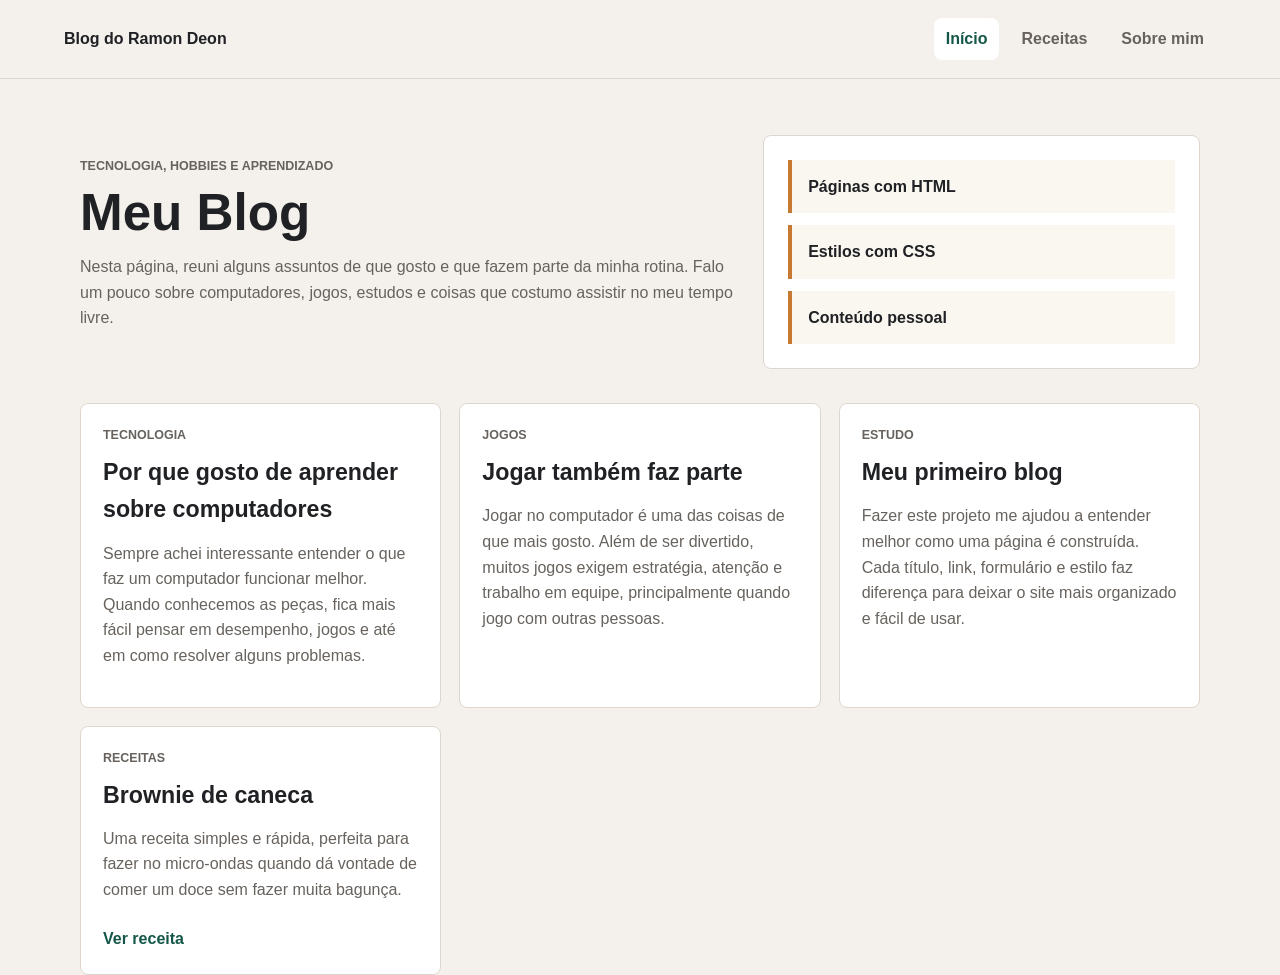
<file: index.html>
<!DOCTYPE html>
<html lang="pt-BR">
<head>
    <meta charset="UTF-8">
    <meta name="viewport" content="width=device-width, initial-scale=1.0">
    <title>Início | Blog do Ramon</title>
    <link rel="stylesheet" href="./css/styles.css">
</head>
<body>
    <header class="cabecalho-site">
        <a class="marca" href="./index.html">Blog do Ramon Deon</a>
        <nav class="menu-site" aria-label="Menu principal">
            <a href="./index.html">Início</a>
            <a href="./receitas.html">Receitas</a>
            <a href="./pages/about.html">Sobre mim</a>
        </nav>
    </header>

    <main>
        <section class="destaque">
            <div class="texto-destaque">
                <p class="rotulo">Tecnologia, hobbies e aprendizado</p>
                <h1>Meu Blog</h1>
                <p>
                    Nesta página, reuni alguns assuntos de que gosto e que fazem parte da minha rotina. Falo um pouco
                    sobre computadores, jogos, estudos e coisas que costumo assistir no meu tempo livre.
                </p>
            </div>
            <div class="cartao-destaque" aria-label="Resumo do blog">
                <span>Páginas com HTML</span>
                <span>Estilos com CSS</span>
                <span>Conteúdo pessoal</span>
            </div>
        </section>

        <section class="grade-conteudo" aria-label="Posts recentes">
            <article class="cartao-post">
                <p class="categoria-post">Tecnologia</p>
                <h2>Por que gosto de aprender sobre computadores</h2>
                <p>
                    Sempre achei interessante entender o que faz um computador funcionar melhor. Quando conhecemos
                    as peças, fica mais fácil pensar em desempenho, jogos e até em como resolver alguns problemas.
                </p>
            </article>

            <article class="cartao-post">
                <p class="categoria-post">Jogos</p>
                <h2>Jogar também faz parte</h2>
                <p>
                    Jogar no computador é uma das coisas de que mais gosto. Além de ser divertido, muitos jogos exigem
                    estratégia, atenção e trabalho em equipe, principalmente quando jogo com outras pessoas.
                </p>
            </article>

            <article class="cartao-post">
                <p class="categoria-post">Estudo</p>
                <h2>Meu primeiro blog</h2>
                <p>
                    Fazer este projeto me ajudou a entender melhor como uma página é construída. Cada título, link,
                    formulário e estilo faz diferença para deixar o site mais organizado e fácil de usar.
                </p>
            </article>

            <article class="cartao-post">
                <p class="categoria-post">Receitas</p>
                <h2>Brownie de caneca</h2>
                <p>
                    Uma receita simples e rápida, perfeita para fazer no micro-ondas quando dá vontade de comer
                    um doce sem fazer muita bagunça.
                </p>
                <a class="link-post" href="./receitas.html">Ver receita</a>
            </article>
        </section>
    </main>
    <script src="./js/main.js"></script>
</body>
</html>
</file>
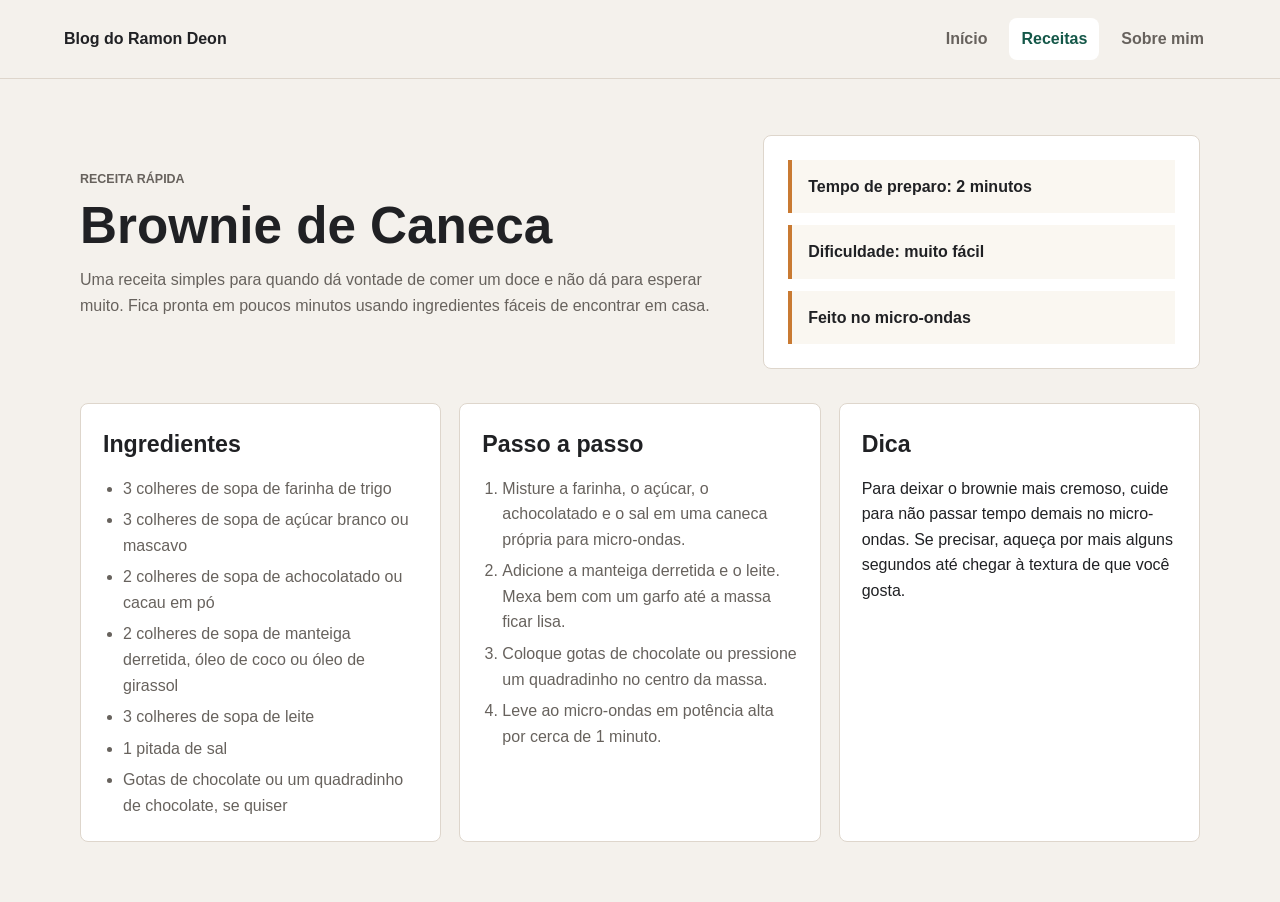
<file: receitas.html>
<!DOCTYPE html>
<html lang="pt-BR">
<head>
    <meta charset="UTF-8">
    <meta name="viewport" content="width=device-width, initial-scale=1.0">
    <title>Receitas | Blog do Ramon</title>
    <link rel="stylesheet" href="./css/styles.css">
</head>
<body>
    <header class="cabecalho-site">
        <a class="marca" href="./index.html">Blog do Ramon Deon</a>
        <nav class="menu-site" aria-label="Menu principal">
            <a href="./index.html">Início</a>
            <a href="./receitas.html">Receitas</a>
            <a href="./pages/about.html">Sobre mim</a>
        </nav>
    </header>

    <main class="pagina-receita">
        <section class="destaque">
            <div class="texto-destaque">
                <p class="rotulo">Receita rápida</p>
                <h1>Brownie de Caneca</h1>
                <p>
                    Uma receita simples para quando dá vontade de comer um doce e não dá para esperar muito.
                    Fica pronta em poucos minutos usando ingredientes fáceis de encontrar em casa.
                </p>
            </div>
            <div class="cartao-destaque metadados-receita" aria-label="Informações da receita">
                <span>Tempo de preparo: 2 minutos</span>
                <span>Dificuldade: muito fácil</span>
                <span>Feito no micro-ondas</span>
            </div>
        </section>

        <section class="grade-lista">
            <article>
                <h2>Ingredientes</h2>
                <ul>
                    <li>3 colheres de sopa de farinha de trigo</li>
                    <li>3 colheres de sopa de açúcar branco ou mascavo</li>
                    <li>2 colheres de sopa de achocolatado ou cacau em pó</li>
                    <li>2 colheres de sopa de manteiga derretida, óleo de coco ou óleo de girassol</li>
                    <li>3 colheres de sopa de leite</li>
                    <li>1 pitada de sal</li>
                    <li>Gotas de chocolate ou um quadradinho de chocolate, se quiser</li>
                </ul>
            </article>

            <article class="passos-receita">
                <h2>Passo a passo</h2>
                <ol>
                    <li>Misture a farinha, o açúcar, o achocolatado e o sal em uma caneca própria para micro-ondas.</li>
                    <li>Adicione a manteiga derretida e o leite. Mexa bem com um garfo até a massa ficar lisa.</li>
                    <li>Coloque gotas de chocolate ou pressione um quadradinho no centro da massa.</li>
                    <li>Leve ao micro-ondas em potência alta por cerca de 1 minuto.</li>
                </ol>
            </article>

            <article>
                <h2>Dica</h2>
                <p>
                    Para deixar o brownie mais cremoso, cuide para não passar tempo demais no micro-ondas.
                    Se precisar, aqueça por mais alguns segundos até chegar à textura de que você gosta.
                </p>
            </article>
        </section>
    </main>
    <script src="./js/main.js"></script>
</body>
</html>
</file>
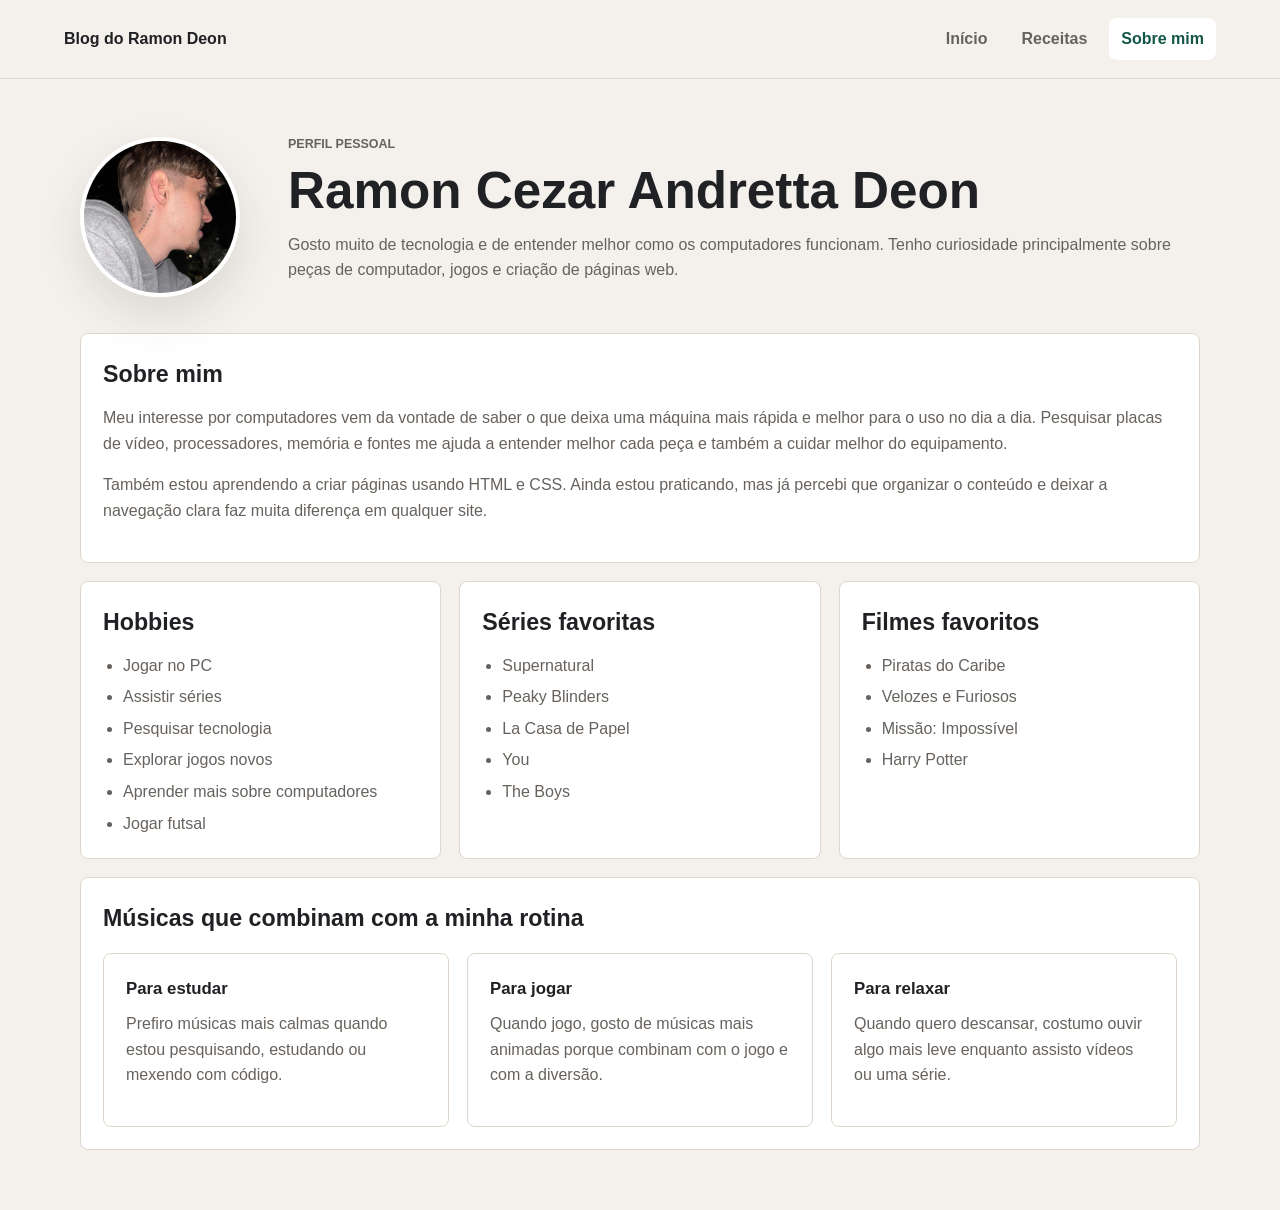
<file: pages/about.html>
<!DOCTYPE html>
<html lang="pt-BR">
<head>
    <meta charset="UTF-8">
    <meta name="viewport" content="width=device-width, initial-scale=1.0">
    <title>Sobre mim | Ramon Cezar Andretta Deon</title>
    <link rel="stylesheet" href="../css/styles.css">
</head>
<body>
    <header class="cabecalho-site">
        <a class="marca" href="../index.html">Blog do Ramon Deon</a>
        <nav class="menu-site" aria-label="Menu principal">
            <a href="../index.html">Início</a>
            <a href="../receitas.html">Receitas</a>
            <a href="./about.html">Sobre mim</a>
        </nav>
    </header>

    <main class="pagina-perfil">
        <section class="destaque-perfil">
            <img class="foto-perfil" src="../img/ramon-perfil.jpeg" alt="Foto de perfil de Ramon Deon">
            <div>
                <p class="rotulo">Perfil pessoal</p>
                <h1>Ramon Cezar Andretta Deon</h1>
                <p>
                    Gosto muito de tecnologia e de entender melhor como os computadores funcionam. Tenho curiosidade
                    principalmente sobre peças de computador, jogos e criação de páginas web.
                </p>
            </div>
        </section>

        <section class="secao-sobre">
            <h2>Sobre mim</h2>
            <p>
                Meu interesse por computadores vem da vontade de saber o que deixa uma máquina mais rápida e melhor
                para o uso no dia a dia. Pesquisar placas de vídeo, processadores, memória e fontes me ajuda a entender
                melhor cada peça e também a cuidar melhor do equipamento.
            </p>
            <p>
                Também estou aprendendo a criar páginas usando HTML e CSS. Ainda estou praticando, mas já percebi que
                organizar o conteúdo e deixar a navegação clara faz muita diferença em qualquer site.
            </p>
        </section>

        <section class="grade-lista">
            <article>
                <h2>Hobbies</h2>
                <ul>
                    <li>Jogar no PC</li>
                    <li>Assistir séries</li>
                    <li>Pesquisar tecnologia</li>
                    <li>Explorar jogos novos</li>
                    <li>Aprender mais sobre computadores</li>
                    <li>Jogar futsal</li>
                </ul>
            </article>

            <article>
                <h2>Séries favoritas</h2>
                <ul>
                    <li>Supernatural</li>
                    <li>Peaky Blinders</li>
                    <li>La Casa de Papel</li>
                    <li>You</li>
                    <li>The Boys</li>
                </ul>
            </article>

            <article>
                <h2>Filmes favoritos</h2>
                <ul>
                    <li>Piratas do Caribe</li>
                    <li>Velozes e Furiosos</li>
                    <li>Missão: Impossível</li>
                    <li>Harry Potter</li>
                </ul>
            </article>
        </section>

        <section class="secao-sobre">
            <h2>Músicas que combinam com a minha rotina</h2>
            <div class="lista-musicas">
                <article>
                    <h3>Para estudar</h3>
                    <p>Prefiro músicas mais calmas quando estou pesquisando, estudando ou mexendo com código.</p>
                </article>
                <article>
                    <h3>Para jogar</h3>
                    <p>Quando jogo, gosto de músicas mais animadas porque combinam com o jogo e com a diversão.</p>
                </article>
                <article>
                    <h3>Para relaxar</h3>
                    <p>Quando quero descansar, costumo ouvir algo mais leve enquanto assisto vídeos ou uma série.</p>
                </article>
            </div>
        </section>
    </main>
    <script src="../js/main.js"></script>
</body>
</html>
</file>
<file: css/styles.css>
:root {
    --fundo: #f4f1ec;
    --superficie: #ffffff;
    --texto: #202124;
    --texto-suave: #67625d;
    --linha: #ded6cc;
    --destaque: #1f7a68;
    --destaque-escuro: #145748;
    --quente: #c97a32;
    --sombra: 0 18px 45px rgba(43, 37, 30, 0.12);
}

* {
    box-sizing: border-box;
}

body {
    margin: 0;
    min-height: 100vh;
    background: var(--fundo);
    color: var(--texto);
    font-family: Arial, Helvetica, sans-serif;
    line-height: 1.6;
}

a {
    color: inherit;
    text-decoration: none;
}

.rotulo {
    margin: 0 0 8px;
    color: var(--destaque);
    font-size: 0.78rem;
    font-weight: 700;
    letter-spacing: 0;
    text-transform: uppercase;
}

h1,
h2,
h3,
p {
    margin-top: 0;
}

h1 {
    margin-bottom: 14px;
    font-size: clamp(2rem, 4vw, 3.4rem);
    line-height: 1.08;
}

h2 {
    margin-bottom: 12px;
    font-size: 1.45rem;
}

h3 {
    margin-bottom: 8px;
    font-size: 1.05rem;
}

.destaque p,
.destaque-perfil p,
.secao-sobre p,
.cartao-post p {
    color: var(--texto-suave);
}

.cabecalho-site {
    position: sticky;
    top: 0;
    z-index: 10;
    display: flex;
    justify-content: space-between;
    gap: 18px;
    align-items: center;
    padding: 18px clamp(18px, 5vw, 64px);
    background: rgba(244, 241, 236, 0.94);
    border-bottom: 1px solid var(--linha);
    backdrop-filter: blur(10px);
}

.marca {
    font-weight: 800;
}

.menu-site {
    display: flex;
    flex-wrap: wrap;
    gap: 10px;
}

.menu-site a {
    padding: 8px 12px;
    border-radius: 8px;
    color: var(--texto-suave);
    font-weight: 700;
}

.menu-site a:hover {
    background: var(--superficie);
    color: var(--texto);
}

.menu-site a[aria-current="page"] {
    background: var(--superficie);
    color: var(--destaque-escuro);
}

main {
    width: min(1120px, calc(100% - 32px));
    margin: 0 auto;
}

.destaque,
.destaque-perfil {
    display: grid;
    grid-template-columns: minmax(0, 1.2fr) minmax(260px, 0.8fr);
    gap: 28px;
    align-items: center;
    padding: 56px 0 34px;
}

.cartao-destaque,
.cartao-post,
.grade-lista article,
.secao-sobre,
.lista-musicas article {
    background: var(--superficie);
    border: 1px solid var(--linha);
    border-radius: 8px;
}

.cartao-destaque {
    display: grid;
    gap: 12px;
    padding: 24px;
}

.cartao-destaque span {
    display: block;
    padding: 14px 16px;
    border-left: 4px solid var(--quente);
    background: #faf7f1;
    font-weight: 800;
}

.grade-conteudo,
.grade-lista,
.lista-musicas {
    display: grid;
    grid-template-columns: repeat(3, minmax(0, 1fr));
    gap: 18px;
}

.cartao-post,
.grade-lista article,
.lista-musicas article,
.secao-sobre {
    padding: 22px;
}

.categoria-post {
    margin-bottom: 8px;
    color: var(--quente);
    font-size: 0.78rem;
    font-weight: 800;
    text-transform: uppercase;
}

.link-post {
    display: inline-block;
    margin-top: 8px;
    color: var(--destaque-escuro);
    font-weight: 800;
}

.pagina-perfil,
.pagina-receita {
    padding-bottom: 42px;
}

.destaque-perfil {
    grid-template-columns: 180px minmax(0, 1fr);
}

.foto-perfil {
    display: block;
    width: 160px;
    aspect-ratio: 1;
    border-radius: 50%;
    object-fit: cover;
    object-position: 56% 32%;
    border: 4px solid var(--superficie);
    box-shadow: var(--sombra);
}

.secao-sobre {
    margin-bottom: 18px;
}

.grade-lista {
    margin-bottom: 18px;
}

ul,
ol {
    margin: 0;
    padding-left: 20px;
    color: var(--texto-suave);
}

li + li {
    margin-top: 6px;
}

.lista-musicas {
    margin-top: 16px;
}

@media (max-width: 760px) {
    .destaque,
    .destaque-perfil,
    .grade-conteudo,
    .grade-lista,
    .lista-musicas {
        grid-template-columns: 1fr;
    }

    .cabecalho-site {
        align-items: flex-start;
        flex-direction: column;
    }

    .destaque,
    .destaque-perfil {
        padding-top: 34px;
    }

    .foto-perfil {
        width: 132px;
    }
}
</file>
